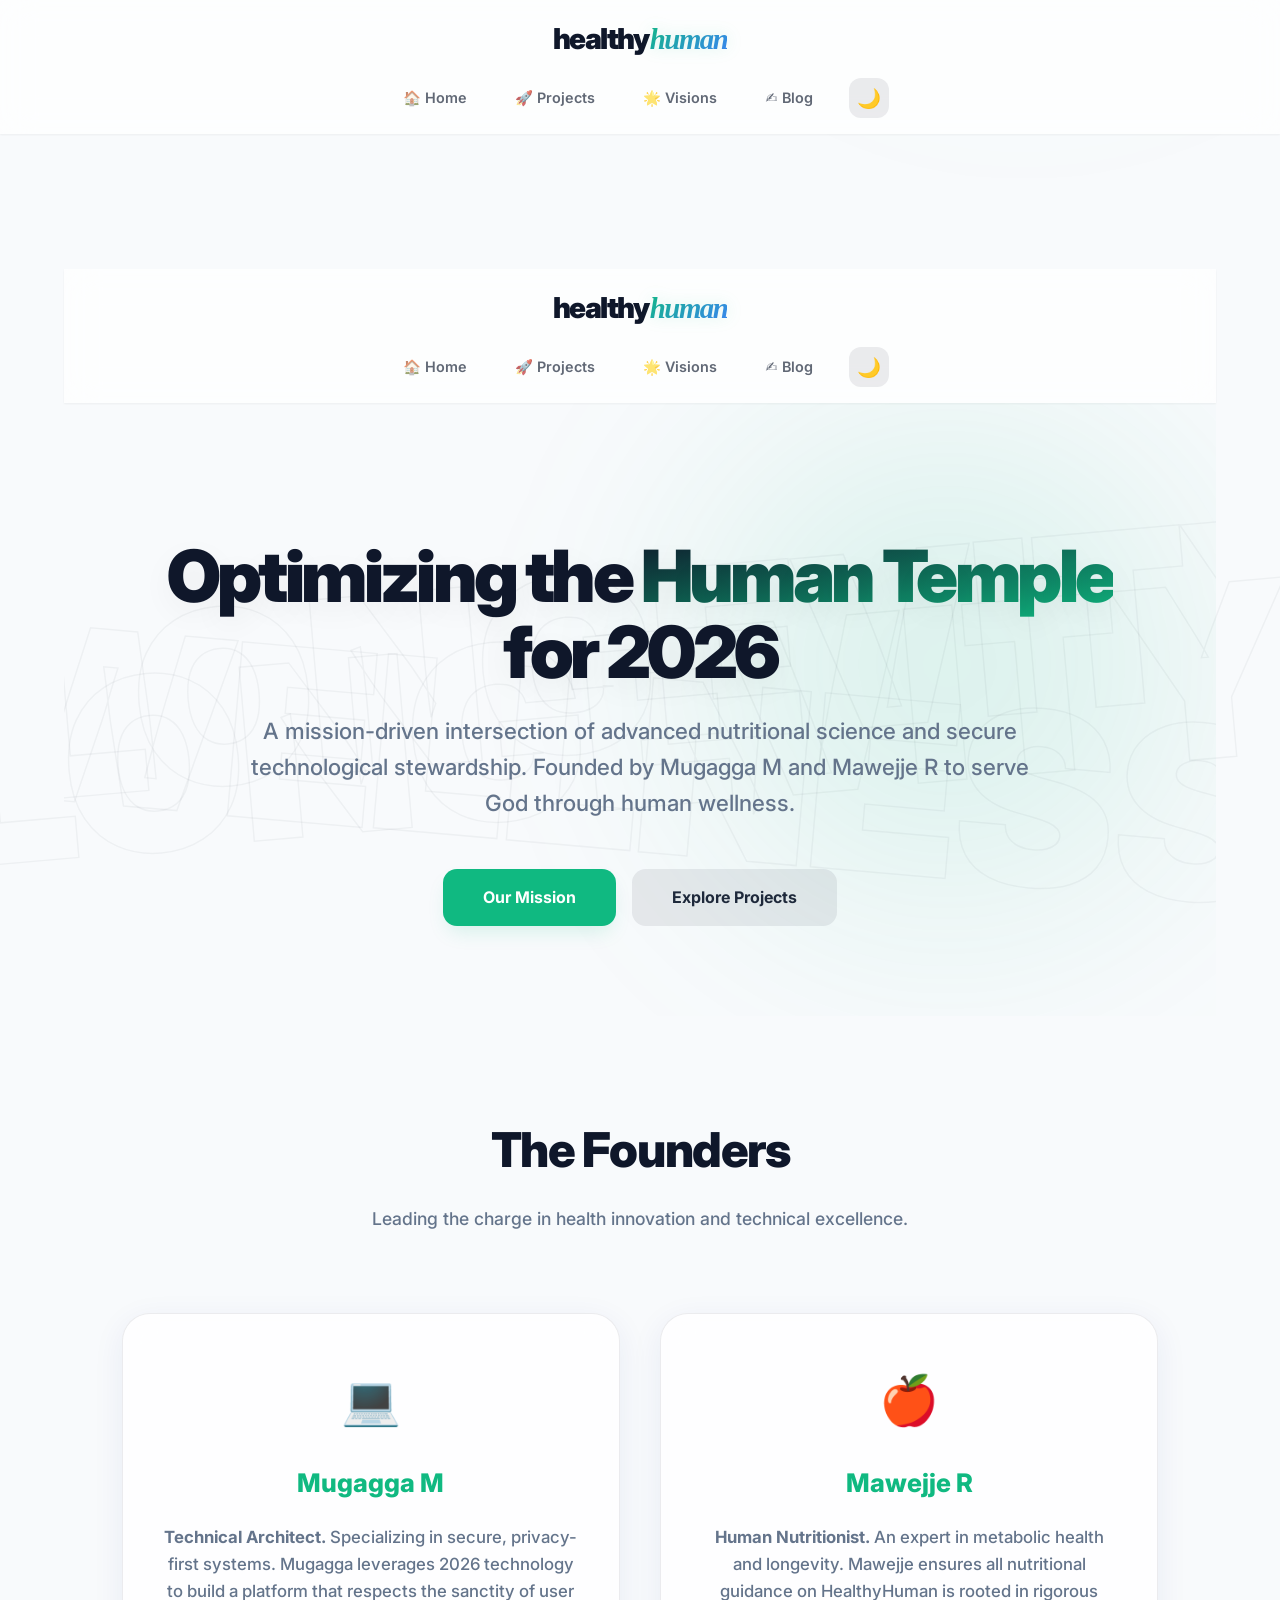
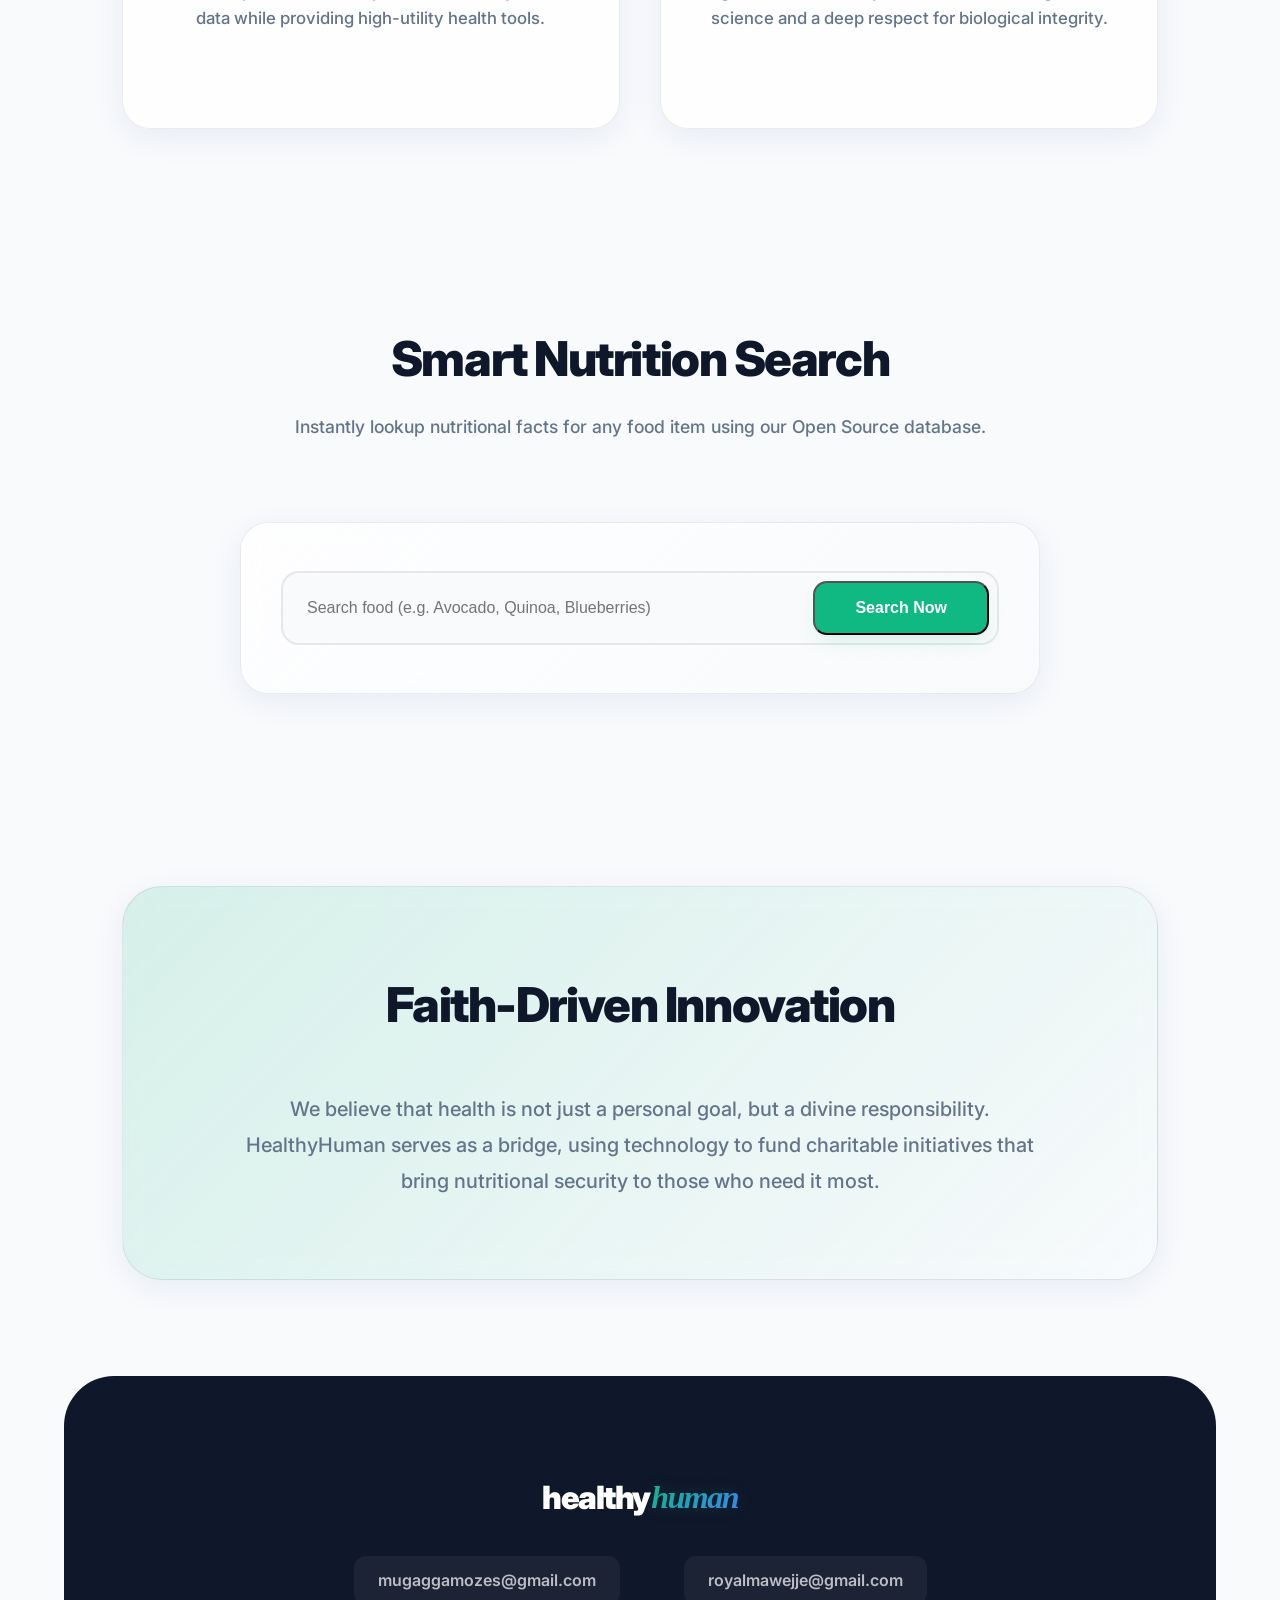
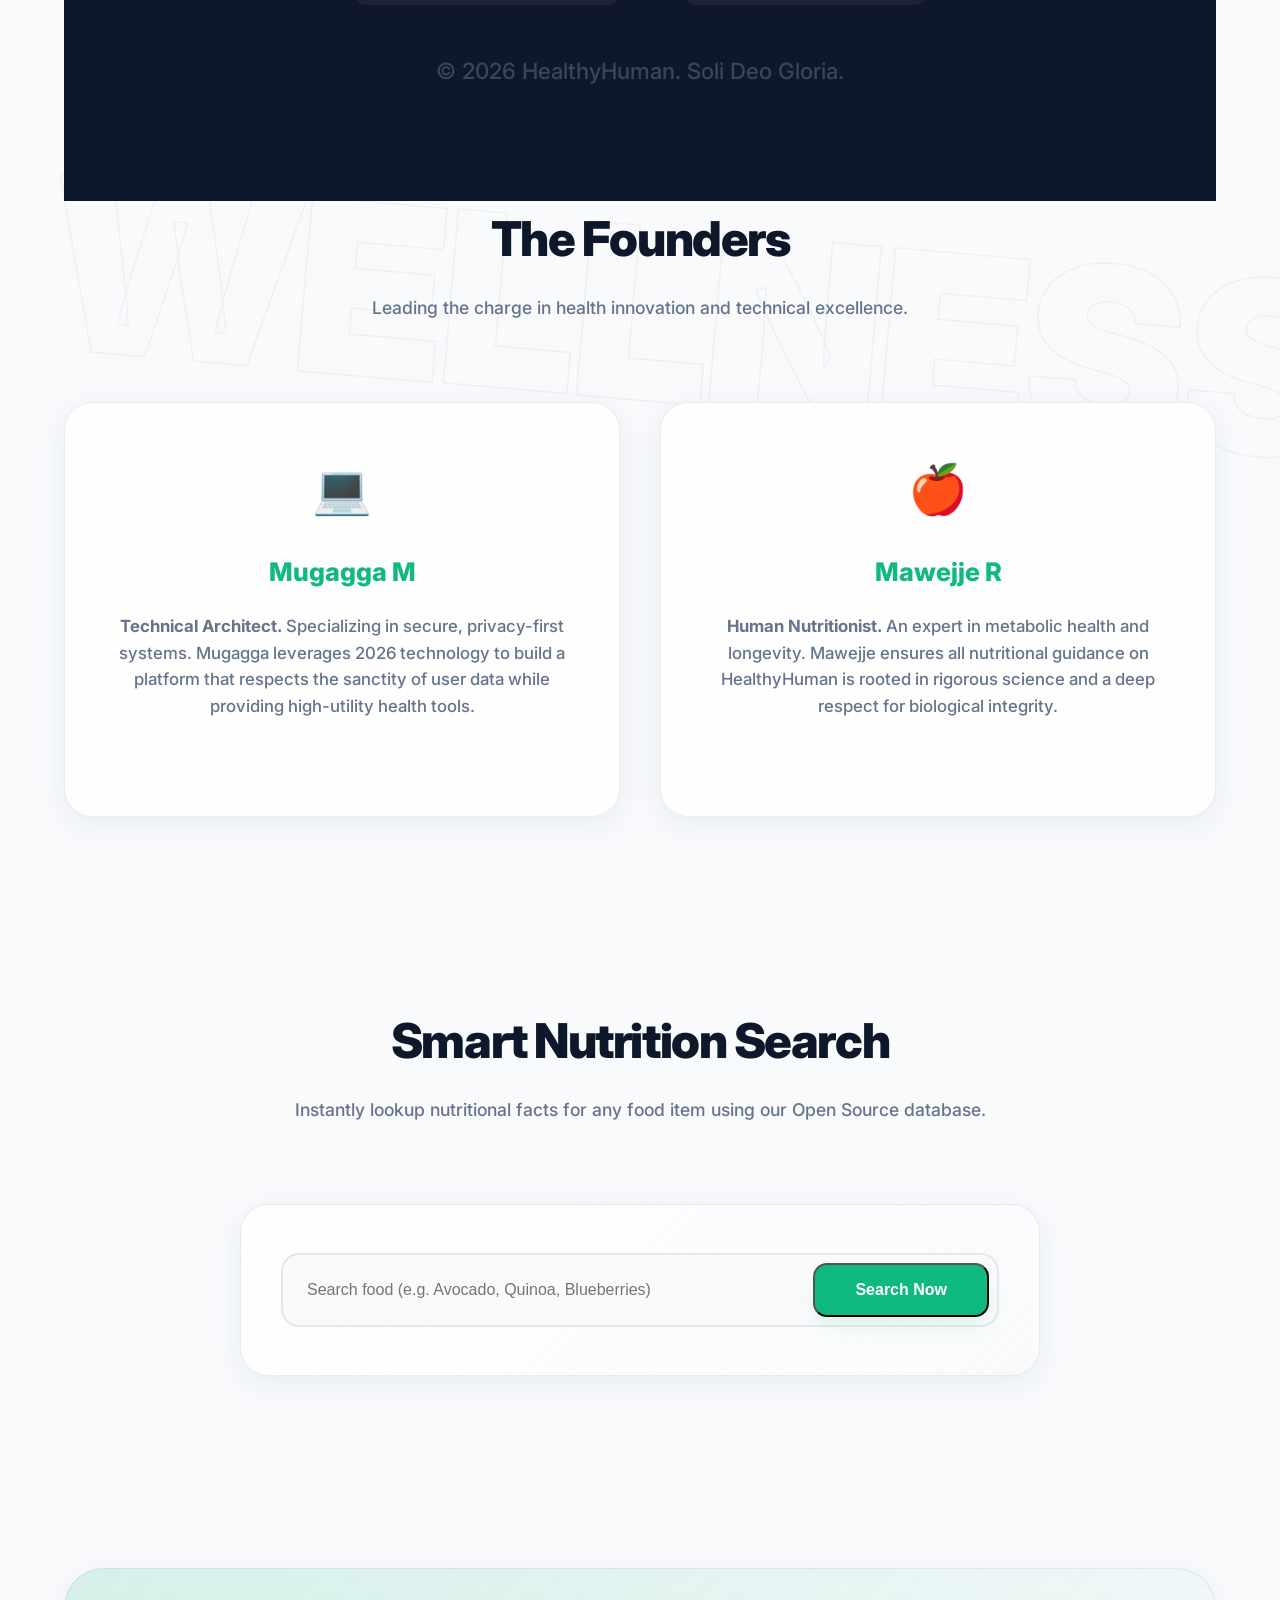
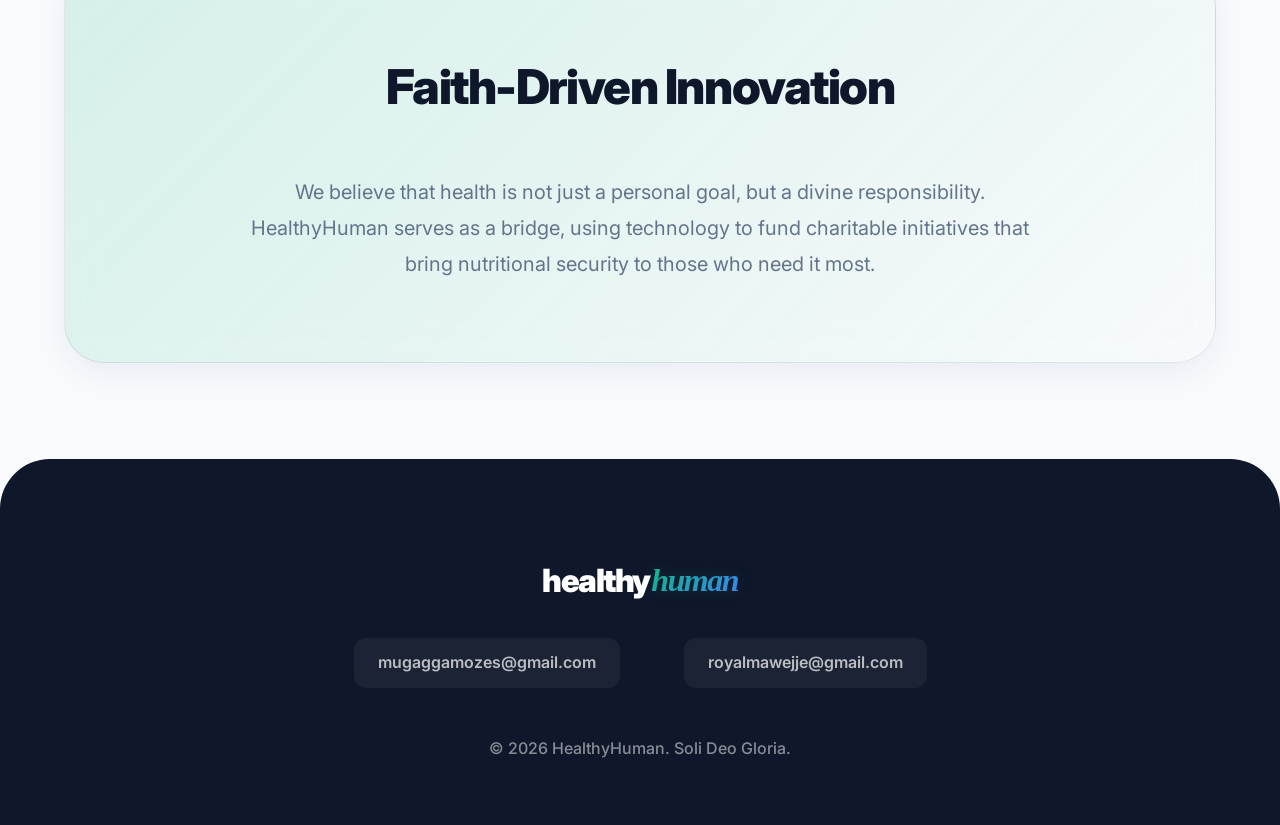
<file: index.html>
<!DOCTYPE html>
<html lang="en">
<head>
    <meta charset="UTF-8">
    <meta name="viewport" content="width=device-width, initial-scale=1.0">
    <title>HealthyHuman | Divine Nutrition & Longevity</title>
    <link rel="stylesheet" href="style.css">
    <link rel="preconnect" href="https://fonts.googleapis.com">
    <link rel="preconnect" href="https://fonts.gstatic.com" crossorigin>
    <link href="https://fonts.googleapis.com/css2?family=Inter:wght@400;600;800&display=swap" rel="stylesheet">
</head>
<body>
    <header id="main-header">
        <a href="index.html" class="logo">Healthy<span>Human</span></a>
        <nav>
            <ul>
                <li><a href="index.html">🏠 Home</a></li>
                <li><a href="projects.html">🚀 Projects</a></li>
                <li><a href="visions.html">🌟 Visions</a></li>
                <li><a href="blog.html">✍️ Blog</a></li>
                <li><button class="theme-toggle" aria-label="Toggle theme">🌙</button></li>
            </ul>
        </nav>
    </header>

    <main>
        <section class="hero">
            <div class="bg-word-art" style="top: 10%; left: -5%; transform: rotate(-5deg);">Longevity</div>
            <div class="bg-word-art" style="bottom: 10%; right: -5%; transform: rotate(5deg);">Wellness</div>
            <body>
                <header id="main-header">
                    <a href="index.html" class="logo">Healthy<span>Human</span></a>
                    <nav>
                        <ul>
                            <li><a href="index.html">🏠 Home</a></li>
                            <li><a href="projects.html">🚀 Projects</a></li>
                            <li><a href="visions.html">🌟 Visions</a></li>
                            <li><a href="blog.html">✍️ Blog</a></li>
                            <li><button class="theme-toggle" aria-label="Toggle theme">🌙</button></li>
                        </ul>
                    </nav>
                </header>

                <main>
                    <section class="hero">
                        <div class="bg-word-art" style="top: 10%; left: -5%; transform: rotate(-5deg);">Longevity</div>
                        <div class="bg-word-art" style="bottom: 10%; right: -5%; transform: rotate(5deg);">Wellness</div>
                        <h1>Optimizing the <span>Human Temple</span> for 2026</h1>
                        <p>A mission-driven intersection of advanced nutritional science and secure technological stewardship. Founded by Mugagga M and Mawejje R to serve God through human wellness.</p>
                        <div class="btn-group">
                            <a href="visions.html" class="btn btn-primary">Our Mission</a>
                            <a href="projects.html" class="btn btn-secondary">Explore Projects</a>
                        </div>
                    </section>

                    <section id="about">
                        <div class="section-title">
                            <h2>The Founders</h2>
                            <p>Leading the charge in health innovation and technical excellence.</p>
                        </div>
                        <div class="grid">
                            <div class="card glass">
                                <div style="font-size: 3rem; margin-bottom: 1.5rem;">💻</div>
                                <h3>Mugagga M</h3>
                                <p><strong>Technical Architect.</strong> Specializing in secure, privacy-first systems. Mugagga leverages 2026 technology to build a platform that respects the sanctity of user data while providing high-utility health tools.</p>
                            </div>
                            <div class="card glass">
                                <div style="font-size: 3rem; margin-bottom: 1.5rem;">🍎</div>
                                <h3>Mawejje R</h3>
                                <p><strong>Human Nutritionist.</strong> An expert in metabolic health and longevity. Mawejje ensures all nutritional guidance on HealthyHuman is rooted in rigorous science and a deep respect for biological integrity.</p>
                            </div>
                        </div>
                    </section>

                    <section id="nutrition-search">
                        <div class="section-title">
                            <h2>Smart Nutrition Search</h2>
                            <p>Instantly lookup nutritional facts for any food item using our Open Source database.</p>
                        </div>
                        <div class="card glass">
                            <div class="search-container">
                                <input type="text" id="food-input" placeholder="Search food (e.g. Avocado, Quinoa, Blueberries)">
                                <button id="search-btn" class="btn btn-primary">Search Now</button>
                            </div>
                            <div id="search-result" style="display: none; margin-top: 2rem; padding: 2rem; background: var(--bg); border-radius: 20px; border: 1px solid var(--border);">
                                <h3 id="food-name" style="margin-bottom: 1.5rem; text-align: center; color: var(--primary);"></h3>
                                <div class="grid" style="grid-template-columns: repeat(auto-fit, minmax(120px, 1fr)); gap: 1.5rem; text-align: center;">
                                    <div class="glass" style="padding: 1rem; border-radius: 15px;">⚡ <div style="font-size: 1.2rem; font-weight: 800; color: var(--accent);"><span id="calories"></span></div><small>Calories</small></div>
                                    <div class="glass" style="padding: 1rem; border-radius: 15px;">🥩 <div style="font-size: 1.2rem; font-weight: 800; color: var(--accent);"><span id="proteins"></span>g</div><small>Proteins</small></div>
                                    <div class="glass" style="padding: 1rem; border-radius: 15px;">🥑 <div style="font-size: 1.2rem; font-weight: 800; color: var(--accent);"><span id="fats"></span>g</div><small>Fats</small></div>
                                    <div class="glass" style="padding: 1rem; border-radius: 15px;">🍞 <div style="font-size: 1.2rem; font-weight: 800; color: var(--accent);"><span id="carbs"></span>g</div><small>Carbs</small></div>
                                </div>
                            </div>
                        </div>
                    </section>

                    <section id="mission-highlight" style="padding: 6rem 5%;">
                        <div class="card glass" style="background: linear-gradient(135deg, var(--accent-glow), transparent); border-radius: 40px; text-align: center; padding: 5rem 2rem;">
                            <div class="section-title" style="margin-bottom: 2rem;">
                                <h2>Faith-Driven Innovation</h2>
                            </div>
                            <p style="max-width: 800px; margin: 0 auto; font-size: 1.25rem; line-height: 1.8; color: var(--text-muted);">
                                We believe that health is not just a personal goal, but a divine responsibility. HealthyHuman serves as a bridge, using technology to fund charitable initiatives that bring nutritional security to those who need it most.
                            </p>
                        </div>
                    </section>
                </main>

                <footer>
                    <a href="index.html" class="logo">Healthy<span>Human</span></a>
                    <div class="contact-info">
                        <a href="mailto:mugaggamozes@gmail.com" class="contact-link">mugaggamozes@gmail.com</a>
                        <a href="mailto:royalmawejje@gmail.com" class="contact-link">royalmawejje@gmail.com</a>
                    </div>
                    <p style="opacity: 0.5; font-weight: 500;">&copy; 2026 HealthyHuman. Soli Deo Gloria.</p>
                </footer>

                <script src="script.js"></script>
            </body>

            <div class="section-title">
                <h2>The Founders</h2>
                <p>Leading the charge in health innovation and technical excellence.</p>
            </div>
            <div class="grid">
                <div class="card glass">
                    <div style="font-size: 3rem; margin-bottom: 1.5rem;">💻</div>
                    <h3>Mugagga M</h3>
                    <p><strong>Technical Architect.</strong> Specializing in secure, privacy-first systems. Mugagga leverages 2026 technology to build a platform that respects the sanctity of user data while providing high-utility health tools.</p>
                </div>
                <div class="card glass">
                    <div style="font-size: 3rem; margin-bottom: 1.5rem;">🍎</div>
                    <h3>Mawejje R</h3>
                    <p><strong>Human Nutritionist.</strong> An expert in metabolic health and longevity. Mawejje ensures all nutritional guidance on HealthyHuman is rooted in rigorous science and a deep respect for biological integrity.</p>
                </div>
            </div>
        </section>

        <section id="nutrition-search">
            <div class="section-title">
                <h2>Smart Nutrition Search</h2>
                <p>Instantly lookup nutritional facts for any food item using our Open Source database.</p>
            </div>
            <div class="card glass">
                <div class="search-container">
                    <input type="text" id="food-input" placeholder="Search food (e.g. Avocado, Quinoa, Blueberries)">
                    <button id="search-btn" class="btn btn-primary">Search Now</button>
                </div>
                <div id="search-result" style="display: none; margin-top: 2rem; padding: 2rem; background: var(--bg); border-radius: 20px; border: 1px solid var(--border);">
                    <h3 id="food-name" style="margin-bottom: 1.5rem; text-align: center; color: var(--primary);"></h3>
                    <div class="grid" style="grid-template-columns: repeat(auto-fit, minmax(120px, 1fr)); gap: 1.5rem; text-align: center;">
                        <div class="glass" style="padding: 1rem; border-radius: 15px;">⚡ <div style="font-size: 1.2rem; font-weight: 800; color: var(--accent);"><span id="calories"></span></div><small>Calories</small></div>
                        <div class="glass" style="padding: 1rem; border-radius: 15px;">🥩 <div style="font-size: 1.2rem; font-weight: 800; color: var(--accent);"><span id="proteins"></span>g</div><small>Proteins</small></div>
                        <div class="glass" style="padding: 1rem; border-radius: 15px;">🥑 <div style="font-size: 1.2rem; font-weight: 800; color: var(--accent);"><span id="fats"></span>g</div><small>Fats</small></div>
                        <div class="glass" style="padding: 1rem; border-radius: 15px;">🍞 <div style="font-size: 1.2rem; font-weight: 800; color: var(--accent);"><span id="carbs"></span>g</div><small>Carbs</small></div>
                    </div>
                </div>
            </div>
        </section>

        <section id="mission-highlight" style="padding: 6rem 5%;">
            <div class="card glass" style="background: linear-gradient(135deg, var(--accent-glow), transparent); border-radius: 40px; text-align: center; padding: 5rem 2rem;">
                <div class="section-title" style="margin-bottom: 2rem;">
                    <h2>Faith-Driven Innovation</h2>
                </div>
                <p style="max-width: 800px; margin: 0 auto; font-size: 1.25rem; line-height: 1.8; color: var(--text-muted);">
                    We believe that health is not just a personal goal, but a divine responsibility. HealthyHuman serves as a bridge, using technology to fund charitable initiatives that bring nutritional security to those who need it most.
                </p>
            </div>
        </section>
    </main>

    <footer>
        <a href="index.html" class="logo">Healthy<span>Human</span></a>
        <div class="contact-info">
            <a href="mailto:mugaggamozes@gmail.com" class="contact-link">mugaggamozes@gmail.com</a>
            <a href="mailto:royalmawejje@gmail.com" class="contact-link">royalmawejje@gmail.com</a>
        </div>
        <p style="opacity: 0.5; font-weight: 500;">&copy; 2026 HealthyHuman. Soli Deo Gloria.</p>
    </footer>

    <script src="script.js"></script>
</body>
</html>
</file>
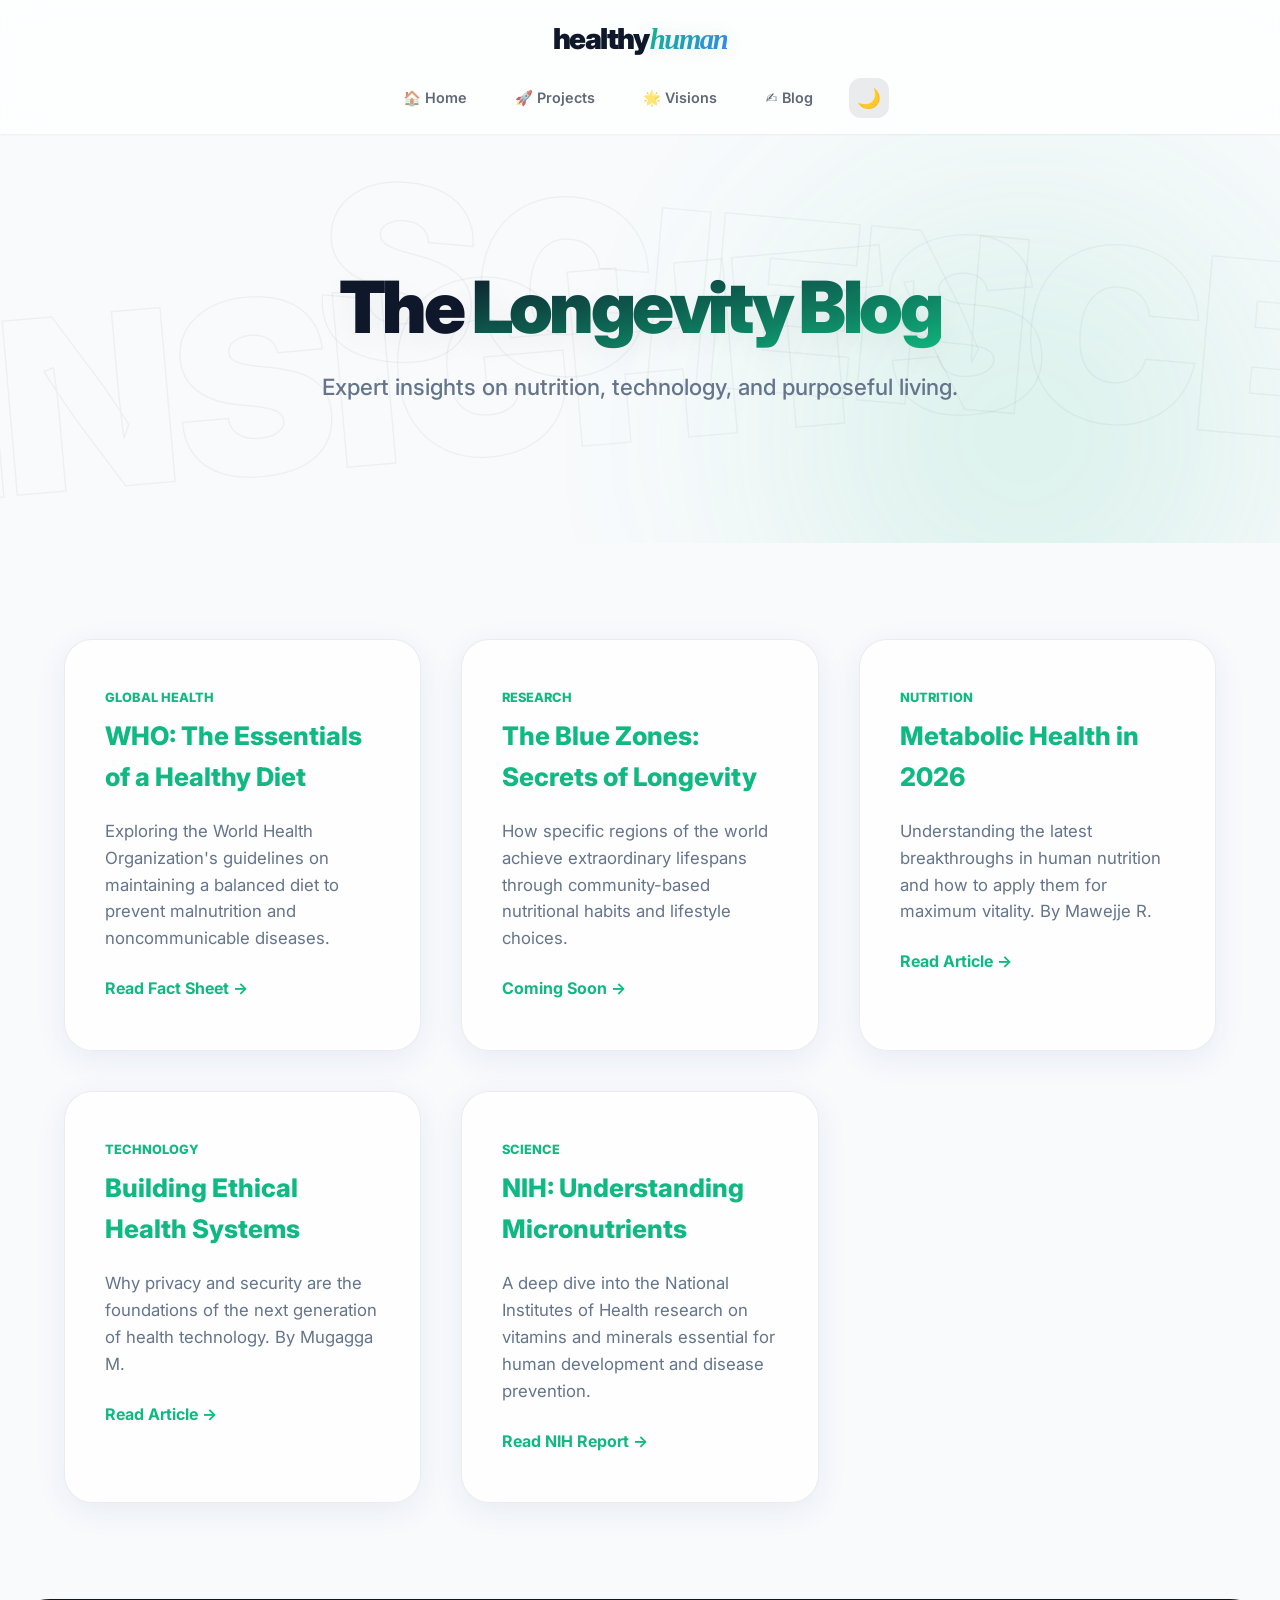
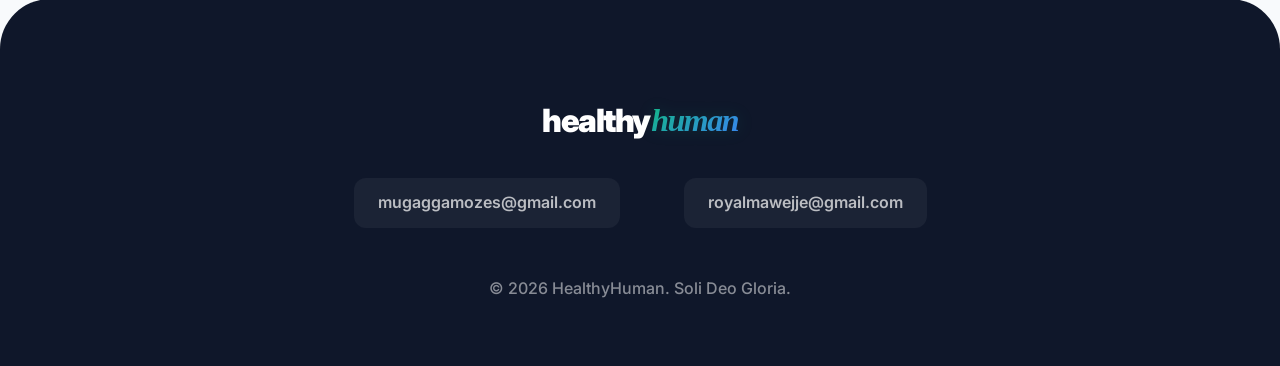
<file: blog.html>
<!DOCTYPE html>
<html lang="en">
<head>
    <meta charset="UTF-8">
    <meta name="viewport" content="width=device-width, initial-scale=1.0">
    <title>HealthyHuman | Longevity Blog</title>
    <link rel="stylesheet" href="style.css">
    <link href="https://fonts.googleapis.com/css2?family=Inter:wght@400;600;800&display=swap" rel="stylesheet">
</head>
<body>
    <header id="main-header">
        <a href="index.html" class="logo">Healthy<span>Human</span></a>
        <nav>
            <ul>
                <li><a href="index.html">🏠 Home</a></li>
                <li><a href="projects.html">🚀 Projects</a></li>
                <li><a href="visions.html">🌟 Visions</a></li>
                <li><a href="blog.html">✍️ Blog</a></li>
                <li><button class="theme-toggle" aria-label="Toggle theme">🌙</button></li>
            </ul>
        </nav>
    </header>

    <main>
        <section class="hero">
            <div class="bg-word-art" style="top: 10%; left: -5%; transform: rotate(-5deg);">Insights</div>
            <div class="bg-word-art" style="bottom: 10%; right: -5%; transform: rotate(5deg);">Science</div>
            <h1>The <span>Longevity Blog</span></h1>
            <p>Expert insights on nutrition, technology, and purposeful living.</p>
        </section>

        <section id="blog-list">
            <div class="grid">
                <article class="card glass">
                    <div style="font-size: 0.8rem; color: var(--accent); margin-bottom: 0.5rem; font-weight: 800; text-transform: uppercase;">Global Health</div>
                    <h3>WHO: The Essentials of a Healthy Diet</h3>
                    <p>Exploring the World Health Organization's guidelines on maintaining a balanced diet to prevent malnutrition and noncommunicable diseases.</p>
                    <a href="https://www.who.int/news-room/fact-sheets/detail/healthy-diet" target="_blank" style="color: var(--accent); text-decoration: none; font-weight: 700; display: inline-block; margin-top: 1.5rem;">Read Fact Sheet &rarr;</a>
                </article>
                <article class="card glass">
                    <div style="font-size: 0.8rem; color: var(--accent); margin-bottom: 0.5rem; font-weight: 800; text-transform: uppercase;">Research</div>
                    <h3>The Blue Zones: Secrets of Longevity</h3>
                    <p>How specific regions of the world achieve extraordinary lifespans through community-based nutritional habits and lifestyle choices.</p>
                    <a href="#" style="color: var(--accent); text-decoration: none; font-weight: 700; display: inline-block; margin-top: 1.5rem;">Coming Soon &rarr;</a>
                </article>
                <article class="card glass">
                    <div style="font-size: 0.8rem; color: var(--accent); margin-bottom: 0.5rem; font-weight: 800; text-transform: uppercase;">Nutrition</div>
                    <h3>Metabolic Health in 2026</h3>
                    <p>Understanding the latest breakthroughs in human nutrition and how to apply them for maximum vitality. By Mawejje R.</p>
                    <a href="#" style="color: var(--accent); text-decoration: none; font-weight: 700; display: inline-block; margin-top: 1.5rem;">Read Article &rarr;</a>
                </article>
                <article class="card glass">
                    <div style="font-size: 0.8rem; color: var(--accent); margin-bottom: 0.5rem; font-weight: 800; text-transform: uppercase;">Technology</div>
                    <h3>Building Ethical Health Systems</h3>
                    <p>Why privacy and security are the foundations of the next generation of health technology. By Mugagga M.</p>
                    <a href="#" style="color: var(--accent); text-decoration: none; font-weight: 700; display: inline-block; margin-top: 1.5rem;">Read Article &rarr;</a>
                </article>
                <article class="card glass">
                    <div style="font-size: 0.8rem; color: var(--accent); margin-bottom: 0.5rem; font-weight: 800; text-transform: uppercase;">Science</div>
                    <h3>NIH: Understanding Micronutrients</h3>
                    <p>A deep dive into the National Institutes of Health research on vitamins and minerals essential for human development and disease prevention.</p>
                    <a href="https://www.nia.nih.gov/health/vitamins-and-minerals-older-adults" target="_blank" style="color: var(--accent); text-decoration: none; font-weight: 700; display: inline-block; margin-top: 1.5rem;">Read NIH Report &rarr;</a>
                </article>
            </div>
        </section>
    </main>

    <footer>
        <a href="index.html" class="logo">Healthy<span>Human</span></a>
        <div class="contact-info">
            <a href="mailto:mugaggamozes@gmail.com" class="contact-link">mugaggamozes@gmail.com</a>
            <a href="mailto:royalmawejje@gmail.com" class="contact-link">royalmawejje@gmail.com</a>
        </div>
        <p style="opacity: 0.5; font-weight: 500;">&copy; 2026 HealthyHuman. Soli Deo Gloria.</p>
    </footer>

    <script src="script.js"></script>
</body>
</html>
</file>
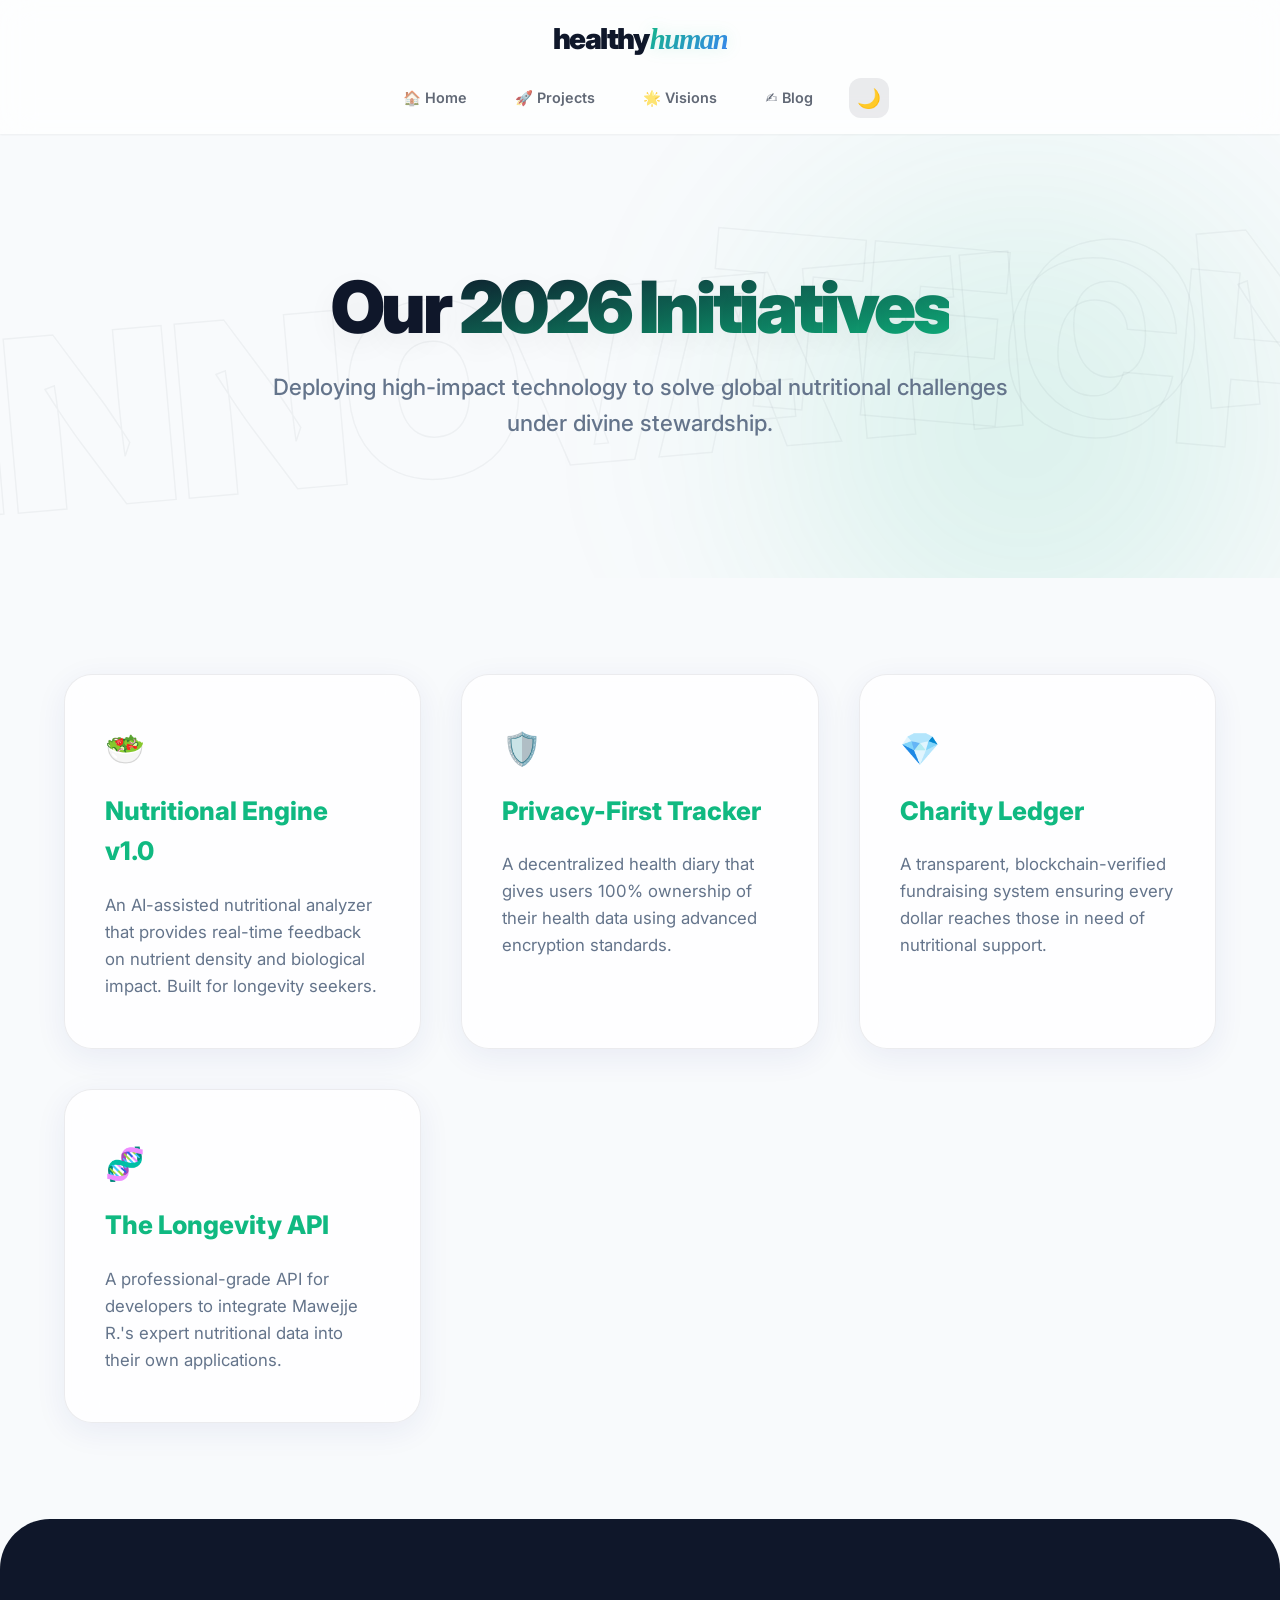
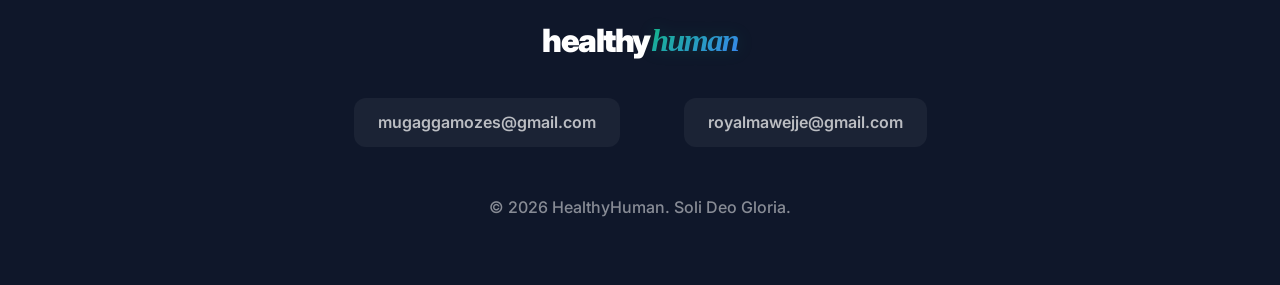
<file: projects.html>
<!DOCTYPE html>
<html lang="en">
<head>
    <meta charset="UTF-8">
    <meta name="viewport" content="width=device-width, initial-scale=1.0">
    <title>HealthyHuman | Innovation Projects</title>
    <link rel="stylesheet" href="style.css">
    <link href="https://fonts.googleapis.com/css2?family=Inter:wght@400;600;800&display=swap" rel="stylesheet">
</head>
<body>
    <header id="main-header">
        <a href="index.html" class="logo">Healthy<span>Human</span></a>
        <nav>
            <ul>
                <li><a href="index.html">🏠 Home</a></li>
                <li><a href="projects.html">🚀 Projects</a></li>
                <li><a href="visions.html">🌟 Visions</a></li>
                <li><a href="blog.html">✍️ Blog</a></li>
                <li><button class="theme-toggle" aria-label="Toggle theme">🌙</button></li>
            </ul>
        </nav>
    </header>

    <main>
        <section class="hero">
            <div class="bg-word-art" style="top: 10%; left: -5%; transform: rotate(-5deg);">Innovation</div>
            <div class="bg-word-art" style="bottom: 10%; right: -5%; transform: rotate(5deg);">Tech</div>
            <h1>Our <span>2026 Initiatives</span></h1>
            <p>Deploying high-impact technology to solve global nutritional challenges under divine stewardship.</p>
        </section>

        <section id="project-list">
            <div class="grid">
                <div class="card glass">
                    <div style="font-size: 2rem; margin-bottom: 1rem;">🥗</div>
                    <h3>Nutritional Engine v1.0</h3>
                    <p>An AI-assisted nutritional analyzer that provides real-time feedback on nutrient density and biological impact. Built for longevity seekers.</p>
                </div>
                <div class="card glass">
                    <div style="font-size: 2rem; margin-bottom: 1rem;">🛡️</div>
                    <h3>Privacy-First Tracker</h3>
                    <p>A decentralized health diary that gives users 100% ownership of their health data using advanced encryption standards.</p>
                </div>
                <div class="card glass">
                    <div style="font-size: 2rem; margin-bottom: 1rem;">💎</div>
                    <h3>Charity Ledger</h3>
                    <p>A transparent, blockchain-verified fundraising system ensuring every dollar reaches those in need of nutritional support.</p>
                </div>
                <div class="card glass">
                    <div style="font-size: 2rem; margin-bottom: 1rem;">🧬</div>
                    <h3>The Longevity API</h3>
                    <p>A professional-grade API for developers to integrate Mawejje R.'s expert nutritional data into their own applications.</p>
                </div>
            </div>
        </section>
    </main>

    <footer>
        <a href="index.html" class="logo">Healthy<span>Human</span></a>
        <div class="contact-info">
            <a href="mailto:mugaggamozes@gmail.com" class="contact-link">mugaggamozes@gmail.com</a>
            <a href="mailto:royalmawejje@gmail.com" class="contact-link">royalmawejje@gmail.com</a>
        </div>
        <p style="opacity: 0.5; font-weight: 500;">&copy; 2026 HealthyHuman. Soli Deo Gloria.</p>
    </footer>

    <script src="script.js"></script>
</body>
</html>
</file>
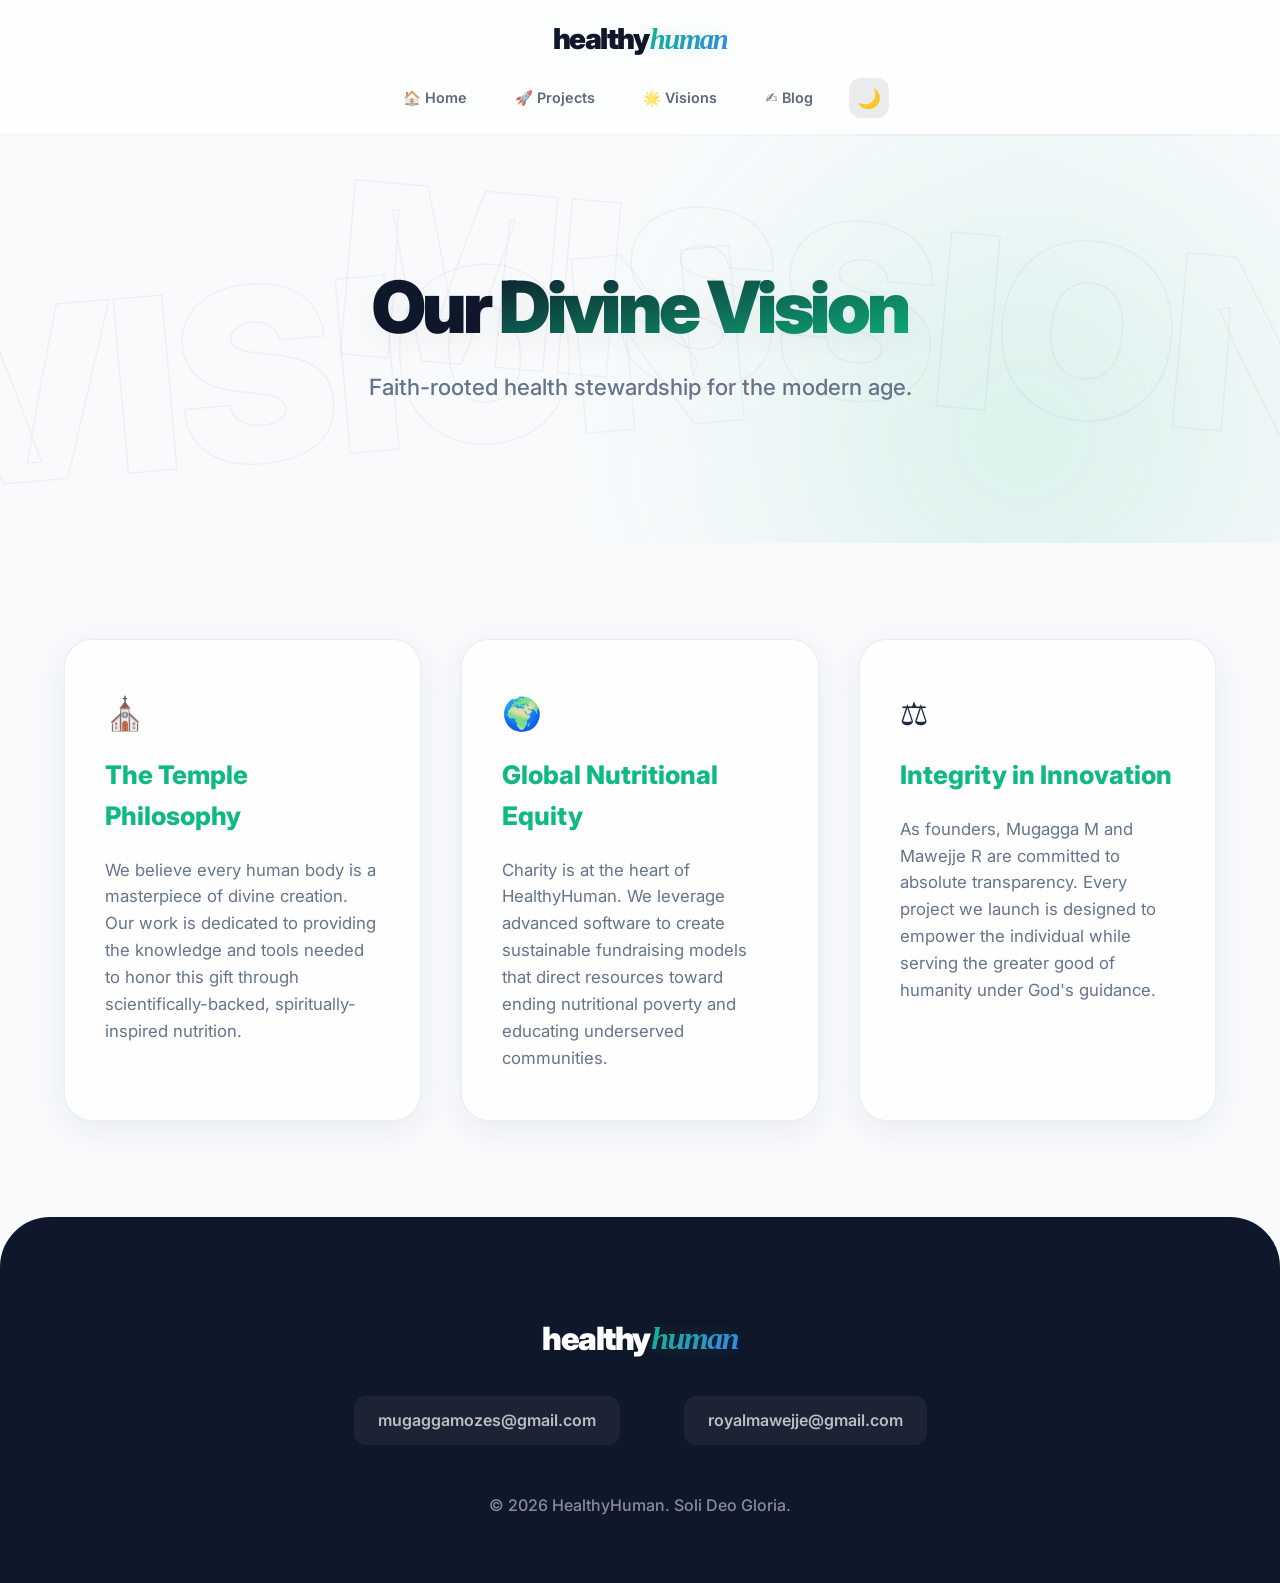
<file: visions.html>
<!DOCTYPE html>
<html lang="en">
<head>
    <meta charset="UTF-8">
    <meta name="viewport" content="width=device-width, initial-scale=1.0">
    <title>HealthyHuman | Divine Vision</title>
    <link rel="stylesheet" href="style.css">
    <link href="https://fonts.googleapis.com/css2?family=Inter:wght@400;600;800&display=swap" rel="stylesheet">
</head>
<body>
    <header id="main-header">
        <a href="index.html" class="logo">Healthy<span>Human</span></a>
        <nav>
            <ul>
                <li><a href="index.html">🏠 Home</a></li>
                <li><a href="projects.html">🚀 Projects</a></li>
                <li><a href="visions.html">🌟 Visions</a></li>
                <li><a href="blog.html">✍️ Blog</a></li>
                <li><button class="theme-toggle" aria-label="Toggle theme">🌙</button></li>
            </ul>
        </nav>
    </header>

    <main>
        <section class="hero">
            <div class="bg-word-art" style="top: 10%; left: -5%; transform: rotate(-5deg);">Vision</div>
            <div class="bg-word-art" style="bottom: 10%; right: -5%; transform: rotate(5deg);">Mission</div>
            <h1>Our <span>Divine Vision</span></h1>
            <p>Faith-rooted health stewardship for the modern age.</p>
        </section>

        <section id="vision-content">
            <div class="grid">
                <div class="card glass">
                    <div style="font-size: 2rem; margin-bottom: 1rem;">⛪</div>
                    <h3>The Temple Philosophy</h3>
                    <p>We believe every human body is a masterpiece of divine creation. Our work is dedicated to providing the knowledge and tools needed to honor this gift through scientifically-backed, spiritually-inspired nutrition.</p>
                </div>
                
                <div class="card glass">
                    <div style="font-size: 2rem; margin-bottom: 1rem;">🌍</div>
                    <h3>Global Nutritional Equity</h3>
                    <p>Charity is at the heart of HealthyHuman. We leverage advanced software to create sustainable fundraising models that direct resources toward ending nutritional poverty and educating underserved communities.</p>
                </div>

                <div class="card glass">
                    <div style="font-size: 2rem; margin-bottom: 1rem;">⚖️</div>
                    <h3>Integrity in Innovation</h3>
                    <p>As founders, Mugagga M and Mawejje R are committed to absolute transparency. Every project we launch is designed to empower the individual while serving the greater good of humanity under God's guidance.</p>
                </div>
            </div>
        </section>
    </main>

    <footer>
        <a href="index.html" class="logo">Healthy<span>Human</span></a>
        <div class="contact-info">
            <a href="mailto:mugaggamozes@gmail.com" class="contact-link">mugaggamozes@gmail.com</a>
            <a href="mailto:royalmawejje@gmail.com" class="contact-link">royalmawejje@gmail.com</a>
        </div>
        <p style="opacity: 0.5; font-weight: 500;">&copy; 2026 HealthyHuman. Soli Deo Gloria.</p>
    </footer>

    <script src="script.js"></script>
</body>
</html>
</file>
<file: style.css>
:root {
    /* High-End Palette */
    --primary: #0f172a;
    --accent: #10b981;
    --accent-dark: #059669;
    --accent-glow: rgba(16, 185, 129, 0.15);
    --text: #1e293b;
    --text-muted: #64748b;
    --bg: #f8fafc;
    --card-bg: rgba(255, 255, 255, 0.8);
    --nav-bg: rgba(255, 255, 255, 0.7);
    --border: rgba(15, 23, 42, 0.08);
    --shadow-sm: 0 1px 2px 0 rgba(0, 0, 0, 0.05);
    --shadow-md: 0 4px 6px -1px rgba(0, 0, 0, 0.1), 0 2px 4px -1px rgba(0, 0, 0, 0.06);
    --shadow-lg: 0 20px 25px -5px rgba(0, 0, 0, 0.1), 0 10px 10px -5px rgba(0, 0, 0, 0.04);
    --shadow-glass: 0 8px 32px 0 rgba(31, 38, 135, 0.07);
    
    --font-main: 'Inter', system-ui, -apple-system, sans-serif;
    --transition: all 0.4s cubic-bezier(0.4, 0, 0.2, 1);
}

[data-theme="dark"] {
    --primary: #f8fafc;
    --accent: #34d399;
    --accent-dark: #10b981;
    --accent-glow: rgba(52, 211, 153, 0.15);
    --text: #f1f5f9;
    --text-muted: #94a3b8;
    --bg: #020617;
    --card-bg: rgba(30, 41, 59, 0.7);
    --nav-bg: rgba(2, 6, 23, 0.7);
    --border: rgba(248, 250, 252, 0.1);
    --shadow-glass: 0 8px 32px 0 rgba(0, 0, 0, 0.4);
}

* {
    margin: 0;
    padding: 0;
    box-sizing: border-box;
}

html {
    scroll-behavior: smooth;
    font-size: 16px;
}

body {
    font-family: var(--font-main);
    line-height: 1.6;
    color: var(--text);
    background-color: var(--bg);
    transition: background-color 0.5s ease;
    overflow-x: hidden;
}

/* Glassmorphism Utilities */
.glass {
    backdrop-filter: blur(16px);
    -webkit-backdrop-filter: blur(16px);
    background: var(--card-bg);
    border: 1px solid var(--border);
    box-shadow: var(--shadow-glass);
}

/* --- Header & Navigation --- */
header {
    position: sticky;
    top: 0;
    width: 100%;
    z-index: 1000;
    padding: 1rem 5%;
    display: flex;
    flex-direction: column; /* Mobile: Stack vertically by default */
    align-items: center;
    gap: 1rem;
    box-shadow: var(--shadow-sm); /* Lighter shadow for mobile header */
    transition: padding 0.4s var(--transition), background-color 0.5s ease, backdrop-filter 0.5s ease; /* Added backdrop-filter transition */
    background-color: var(--nav-bg); /* Ensure base nav background is always visible */
    backdrop-filter: blur(16px); /* Subtle default blur */
    -webkit-backdrop-filter: blur(16px);
}

header.scrolled {
    padding: 0.75rem 5%; /* Slightly smaller padding when scrolled */
    backdrop-filter: blur(24px); /* Slightly more blur when scrolled */
    border-bottom: 1px solid var(--border);
    box-shadow: var(--shadow-md); /* Slightly more prominent shadow when scrolled */
}

.logo {
    font-size: 1.8rem;
    font-weight: 900;
    letter-spacing: -1.5px;
    color: var(--primary);
    text-decoration: none;
    display: flex;
    align-items: center;
    gap: 0.1rem;
    text-transform: lowercase;
    transition: var(--transition);
    position: relative;
}

.logo span {
    color: var(--accent);
    background: linear-gradient(135deg, var(--accent) 0%, #3b82f6 100%);
    -webkit-background-clip: text;
    -webkit-text-fill-color: transparent;
    filter: drop-shadow(0 0 8px var(--accent-glow));
    font-style: italic;
    font-family: serif;
    display: inline-block;
    animation: logoFloat 4s ease-in-out infinite;
}

@keyframes logoFloat {
    0%, 100% { transform: translateY(0) rotate(0); }
    50% { transform: translateY(-3px) rotate(1deg); }
}

nav ul {
    display: flex;
    list-style: none;
    align-items: center;
    gap: 1.5rem;
}

nav ul li a {
    text-decoration: none;
    color: var(--text);
    font-weight: 600;
    font-size: 0.9rem;
    opacity: 0.7;
    transition: var(--transition);
    padding: 0.5rem 0.75rem;
    border-radius: 8px;
}

nav ul li a:hover {
    opacity: 1;
    background: var(--accent-glow);
    color: var(--accent);
}

.theme-toggle {
    background: var(--border);
    border: none;
    width: 40px;
    height: 40px;
    border-radius: 12px;
    cursor: pointer;
    display: flex;
    align-items: center;
    justify-content: center;
    font-size: 1.2rem;
    transition: var(--transition);
    color: var(--text);
}

.theme-toggle:hover {
    transform: rotate(15deg) scale(1.1);
    background: var(--accent-glow);
}

/* Decorative Background Word Art */
.bg-word-art {
    position: absolute;
    font-size: clamp(5rem, 20vw, 15rem);
    font-weight: 900;
    color: var(--primary);
    opacity: 0.04;
    z-index: -1;
    pointer-events: none;
    white-space: nowrap;
    text-transform: uppercase;
    -webkit-text-stroke: 1.5px var(--primary);
    -webkit-text-fill-color: transparent;
    letter-spacing: -5px;
}

/* --- Hero Section --- */
.hero {
    padding: clamp(6rem, 15vh, 10rem) 5% clamp(4rem, 10vh, 6rem);
    text-align: center;
    position: relative;
    overflow: hidden; /* Prevent word art from spilling */
}

.hero::before {
    content: '';
    position: absolute;
    top: -20%;
    right: -10%;
    width: 60vw;
    height: 60vw;
    background: radial-gradient(circle, var(--accent-glow) 0%, transparent 70%);
    z-index: -1;
    filter: blur(80px);
}

.hero h1 {
    font-size: clamp(2.5rem, 8vw, 4.5rem);
    font-weight: 900;
    line-height: 1.05;
    margin-bottom: 1.5rem;
    letter-spacing: -0.05em;
    color: var(--primary);
    text-shadow: 0 10px 30px rgba(0,0,0,0.05);
}

.hero h1 span {
    background: linear-gradient(to bottom right, var(--primary), var(--accent));
    -webkit-background-clip: text;
    -webkit-text-fill-color: transparent;
}

.hero p {
    font-size: clamp(1.1rem, 3vw, 1.4rem);
    max-width: 800px;
    margin: 0 auto 3rem;
    color: var(--text-muted);
    font-weight: 500;
}

.btn-group {
    display: flex;
    gap: 1rem;
    justify-content: center;
    flex-wrap: wrap;
}

.btn {
    padding: 1rem 2.5rem;
    border-radius: 14px;
    text-decoration: none;
    font-weight: 700;
    font-size: 1rem;
    transition: var(--transition);
    display: inline-flex;
    align-items: center;
    gap: 0.5rem;
}

.btn-primary {
    background: var(--accent);
    color: white;
    box-shadow: 0 10px 20px -5px var(--accent-glow);
}

.btn-primary:hover {
    transform: translateY(-3px);
    box-shadow: 0 15px 30px -5px var(--accent-glow);
    filter: brightness(1.1);
}

.btn-secondary {
    background: var(--border);
    color: var(--text);
}

.btn-secondary:hover {
    background: var(--accent-glow);
    color: var(--accent);
    transform: translateY(-3px);
}

/* --- Content Sections --- */
section {
    padding: 6rem 5%;
}

.section-title {
    text-align: center;
    margin-bottom: 5rem;
}

.section-title h2 {
    font-size: clamp(2rem, 5vw, 3rem);
    font-weight: 850;
    letter-spacing: -0.03em;
    margin-bottom: 1rem;
    color: var(--primary);
}

.section-title p {
    color: var(--text-muted);
    font-size: 1.1rem;
    font-weight: 500;
}

.grid {
    display: grid;
    grid-template-columns: repeat(auto-fit, minmax(300px, 1fr));
    gap: 2.5rem;
}

.card {
    padding: 3rem 2.5rem;
    border-radius: 28px;
    transition: var(--transition);
    display: flex;
    flex-direction: column;
    height: 100%;
}

.card:hover {
    transform: translateY(-12px) scale(1.02);
    border-color: var(--accent);
    box-shadow: 0 30px 60px -12px rgba(0, 0, 0, 0.15);
}

.card h3 {
    font-size: 1.6rem;
    font-weight: 800;
    margin-bottom: 1.25rem;
    color: var(--accent);
}

.card p {
    color: var(--text-muted);
    font-size: 1.05rem;
}

/* --- Nutrition Search Special Design --- */
#nutrition-search .card {
    max-width: 800px;
    margin: 0 auto;
    background: linear-gradient(135deg, var(--card-bg), var(--bg));
}

.search-container {
    display: flex;
    gap: 1rem;
    background: var(--bg);
    padding: 0.5rem;
    border-radius: 18px;
    border: 2px solid var(--border);
    transition: var(--transition);
}

.search-container:focus-within {
    border-color: var(--accent);
    box-shadow: 0 0 0 4px var(--accent-glow);
}

.search-container input {
    flex: 1;
    background: transparent;
    border: none;
    padding: 0.75rem 1rem;
    color: var(--text);
    font-size: 1rem;
    font-weight: 500;
    outline: none;
}

/* --- Footer --- */
footer {
    padding: 6rem 5% 4rem;
    background: var(--primary);
    color: white;
    border-radius: 50px 50px 0 0;
    text-align: center;
}

footer .logo { color: white; justify-content: center; margin-bottom: 2rem; font-size: 2rem; }

.contact-info {
    display: flex;
    justify-content: center;
    gap: clamp(1rem, 5vw, 4rem);
    flex-wrap: wrap;
    margin-bottom: 3rem;
}

.contact-link {
    color: rgba(255, 255, 255, 0.7);
    text-decoration: none;
    font-weight: 600;
    padding: 0.75rem 1.5rem;
    border-radius: 12px;
    background: rgba(255, 255, 255, 0.05);
    transition: var(--transition);
}

.contact-link:hover {
    color: var(--accent);
    background: rgba(255, 255, 255, 0.1);
}

/* --- Mobile Responsiveness --- */
@media (max-width: 768px) {
    header {
        flex-direction: row;
        justify-content: space-between;
        padding: 1rem 5%;
    }

    nav {
        position: fixed;
        bottom: 2rem;
        left: 5%;
        right: 5%;
        background: var(--nav-bg);
        backdrop-filter: blur(20px);
        padding: 0.75rem;
        border-radius: 20px;
        border: 1px solid var(--border);
        box-shadow: var(--shadow-lg);
        display: flex;
        justify-content: center;
    }

    nav ul {
        gap: 0.5rem;
        width: 100%;
        justify-content: space-around;
    }

    nav ul li a {
        font-size: 0.75rem;
        padding: 0.5rem;
        display: flex;
        flex-direction: column;
        align-items: center;
    }

    .hero h1 {
        margin-top: 2rem;
    }

    .btn {
        width: 100%;
        justify-content: center;
    }

    .search-container {
        flex-direction: column;
        background: transparent;
        border: none;
        padding: 0;
    }

    .search-container input {
        background: var(--bg);
        border: 2px solid var(--border);
        border-radius: 14px;
        width: 100%;
    }
}
</file>
